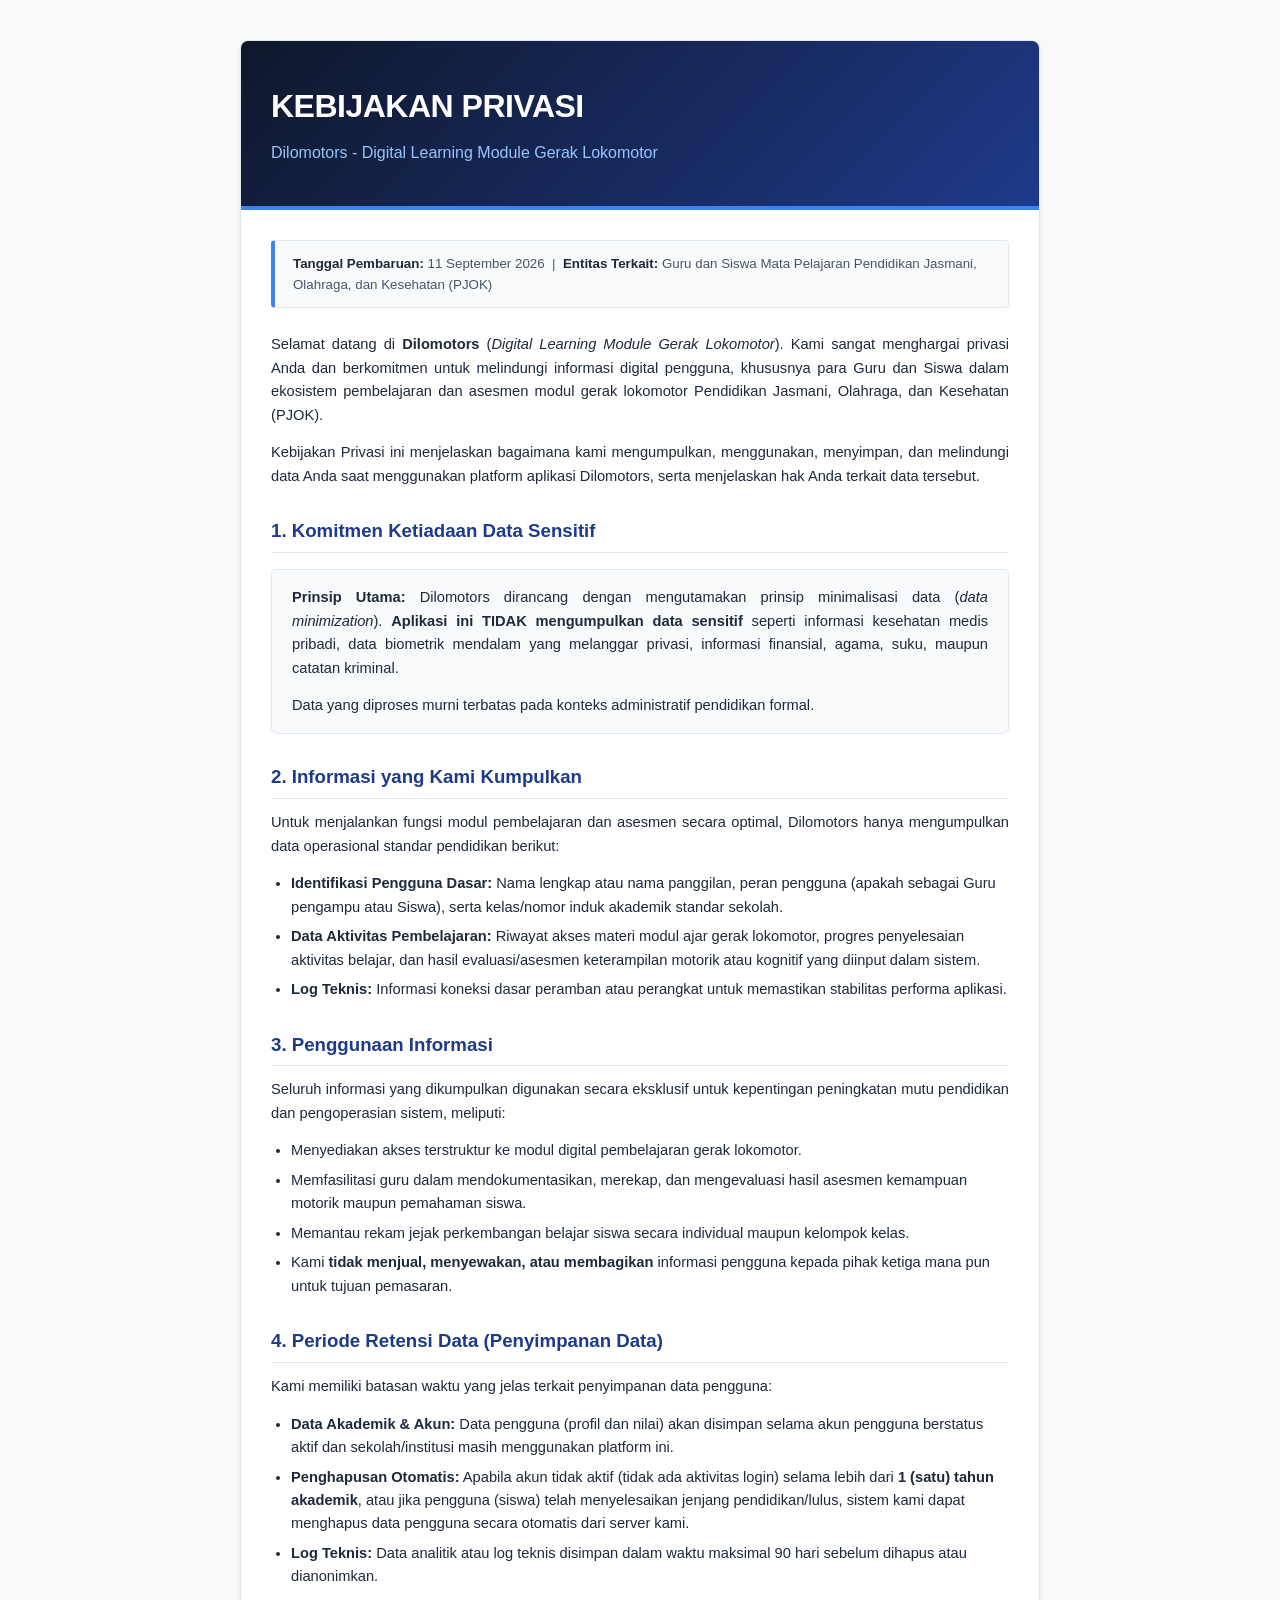
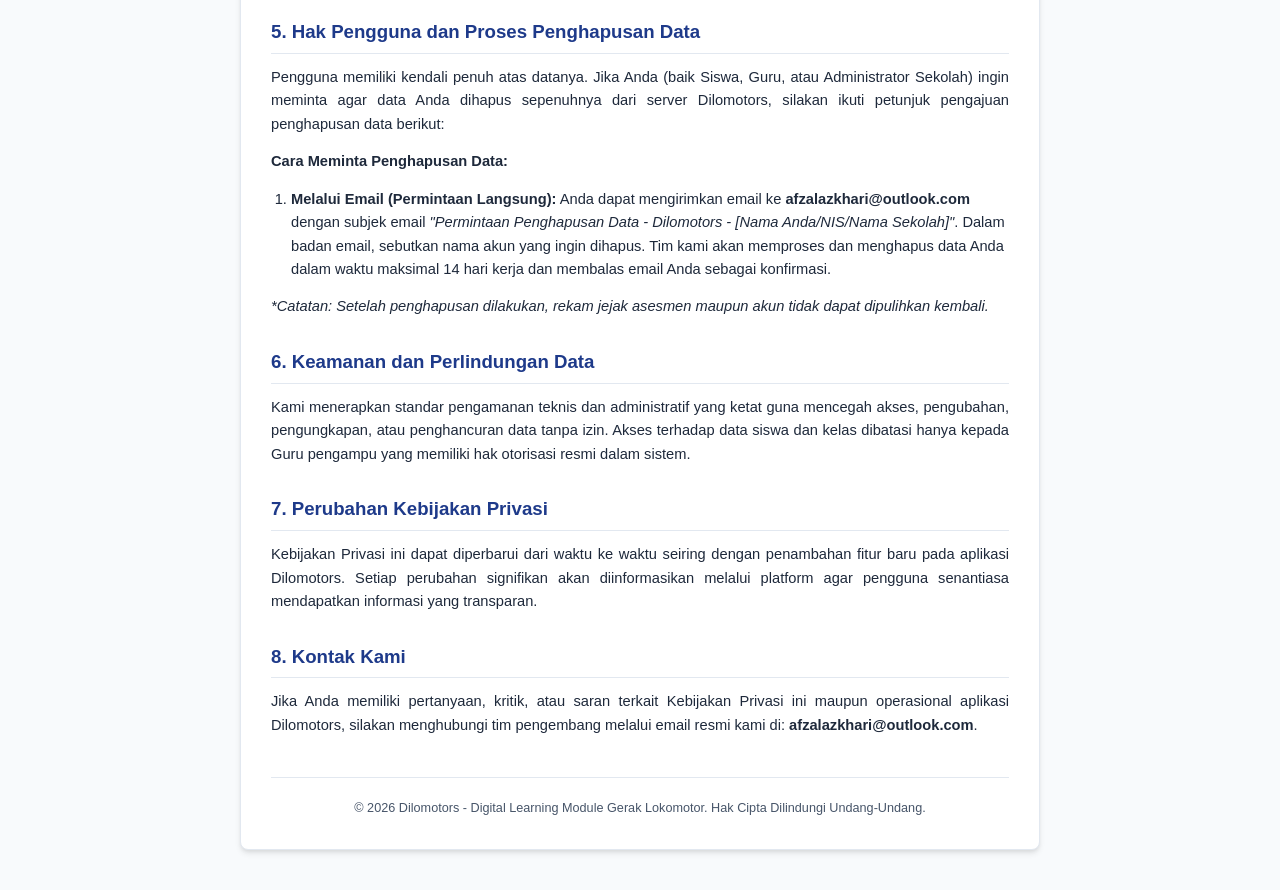
<file: privacyPolicy.html>
<!DOCTYPE html>
<html lang="id">
<head>
    <meta charset="UTF-8">
    <meta name="viewport" content="width=device-width, initial-scale=1.0">
    <title>Kebijakan Privasi - Dilomotors</title>
    <style>
        :root {
            --primary: #1e3a8a;
            --primary-dark: #0f172a;
            --accent: #3b82f6;
            --text-main: #1e293b;
            --text-muted: #475569;
            --bg-body: #f8fafc;
            --bg-card: #ffffff;
            --border-color: #e2e8f0;
        }

        *, *::before, *::after {
            box-sizing: border-box;
        }

        body {
            margin: 0;
            padding: 0;
            font-family: 'Helvetica Neue', Helvetica, Arial, sans-serif;
            color: var(--text-main);
            line-height: 1.6;
            background-color: var(--bg-body);
            font-size: 11pt;
        }

        .container {
            max-width: 800px;
            margin: 40px auto;
            background: var(--bg-card);
            border-radius: 8px;
            box-shadow: 0 4px 6px -1px rgba(0, 0, 0, 0.1), 0 2px 4px -1px rgba(0, 0, 0, 0.06);
            overflow: hidden;
            border: 1px solid var(--border-color);
        }

        .header {
            background: linear-gradient(135deg, var(--primary-dark) 0%, var(--primary) 100%);
            color: white;
            padding: 40px 30px;
            border-bottom: 4px solid var(--accent);
        }

        .header h1 {
            margin: 0 0 8px 0;
            font-size: 24pt;
            font-weight: 700;
            letter-spacing: -0.5px;
        }

        .header .subtitle {
            margin: 0;
            font-size: 12pt;
            color: #93c5fd;
            font-weight: 400;
        }

        .content-body {
            padding: 30px;
        }

        .meta-box {
            background: var(--bg-body);
            border: 1px solid var(--border-color);
            border-left: 4px solid var(--accent);
            padding: 12px 18px;
            margin-bottom: 25px;
            border-radius: 4px;
            font-size: 10pt;
            color: var(--text-muted);
        }

        .meta-box strong {
            color: var(--text-main);
        }

        h2 {
            font-size: 14pt;
            color: var(--primary);
            margin-top: 28px;
            margin-bottom: 12px;
            padding-bottom: 6px;
            border-bottom: 1px solid var(--border-color);
        }

        p {
            margin: 0 0 14px 0;
            text-align: justify;
        }

        ul, ol {
            margin: 0 0 14px 0;
            padding-left: 20px;
            color: var(--text-main);
        }

        li {
            margin-bottom: 6px;
        }

        .highlight-card {
            background: var(--bg-body);
            border: 1px solid var(--border-color);
            border-radius: 6px;
            padding: 16px 20px;
            margin: 16px 0;
        }

        .footer {
            margin-top: 40px;
            padding-top: 20px;
            border-top: 1px solid var(--border-color);
            font-size: 9.5pt;
            color: var(--text-muted);
            text-align: center;
        }

        @media (max-width: 768px) {
            .container {
                margin: 0;
                border-radius: 0;
                border: none;
            }
            .header, .content-body {
                padding: 20px;
            }
        }
    </style>
</head>
<body>

    <div class="container">
        <div class="header">
            <h1>KEBIJAKAN PRIVASI</h1>
            <p class="subtitle">Dilomotors - Digital Learning Module Gerak Lokomotor</p>
        </div>

        <div class="content-body">
            <div class="meta-box">
                <strong>Tanggal Pembaruan:</strong> 11 September 2026 &nbsp;|&nbsp; 
                <strong>Entitas Terkait:</strong> Guru dan Siswa Mata Pelajaran Pendidikan Jasmani, Olahraga, dan Kesehatan (PJOK)
            </div>

            <p>Selamat datang di <strong>Dilomotors</strong> (<em>Digital Learning Module Gerak Lokomotor</em>). Kami sangat menghargai privasi Anda dan berkomitmen untuk melindungi informasi digital pengguna, khususnya para Guru dan Siswa dalam ekosistem pembelajaran dan asesmen modul gerak lokomotor Pendidikan Jasmani, Olahraga, dan Kesehatan (PJOK).</p>

            <p>Kebijakan Privasi ini menjelaskan bagaimana kami mengumpulkan, menggunakan, menyimpan, dan melindungi data Anda saat menggunakan platform aplikasi Dilomotors, serta menjelaskan hak Anda terkait data tersebut.</p>

            <h2>1. Komitmen Ketiadaan Data Sensitif</h2>
            <div class="highlight-card">
                <p><strong>Prinsip Utama:</strong> Dilomotors dirancang dengan mengutamakan prinsip minimalisasi data (<em>data minimization</em>). <strong>Aplikasi ini TIDAK mengumpulkan data sensitif</strong> seperti informasi kesehatan medis pribadi, data biometrik mendalam yang melanggar privasi, informasi finansial, agama, suku, maupun catatan kriminal.</p>
                <p style="margin-bottom: 0;">Data yang diproses murni terbatas pada konteks administratif pendidikan formal.</p>
            </div>

            <h2>2. Informasi yang Kami Kumpulkan</h2>
            <p>Untuk menjalankan fungsi modul pembelajaran dan asesmen secara optimal, Dilomotors hanya mengumpulkan data operasional standar pendidikan berikut:</p>
            <ul>
                <li><strong>Identifikasi Pengguna Dasar:</strong> Nama lengkap atau nama panggilan, peran pengguna (apakah sebagai Guru pengampu atau Siswa), serta kelas/nomor induk akademik standar sekolah.</li>
                <li><strong>Data Aktivitas Pembelajaran:</strong> Riwayat akses materi modul ajar gerak lokomotor, progres penyelesaian aktivitas belajar, dan hasil evaluasi/asesmen keterampilan motorik atau kognitif yang diinput dalam sistem.</li>
                <li><strong>Log Teknis:</strong> Informasi koneksi dasar peramban atau perangkat untuk memastikan stabilitas performa aplikasi.</li>
            </ul>

            <h2>3. Penggunaan Informasi</h2>
            <p>Seluruh informasi yang dikumpulkan digunakan secara eksklusif untuk kepentingan peningkatan mutu pendidikan dan pengoperasian sistem, meliputi:</p>
            <ul>
                <li>Menyediakan akses terstruktur ke modul digital pembelajaran gerak lokomotor.</li>
                <li>Memfasilitasi guru dalam mendokumentasikan, merekap, dan mengevaluasi hasil asesmen kemampuan motorik maupun pemahaman siswa.</li>
                <li>Memantau rekam jejak perkembangan belajar siswa secara individual maupun kelompok kelas.</li>
                <li>Kami <strong>tidak menjual, menyewakan, atau membagikan</strong> informasi pengguna kepada pihak ketiga mana pun untuk tujuan pemasaran.</li>
            </ul>

            <h2>4. Periode Retensi Data (Penyimpanan Data)</h2>
            <p>Kami memiliki batasan waktu yang jelas terkait penyimpanan data pengguna:</p>
            <ul>
                <li><strong>Data Akademik & Akun:</strong> Data pengguna (profil dan nilai) akan disimpan selama akun pengguna berstatus aktif dan sekolah/institusi masih menggunakan platform ini.</li>
                <li><strong>Penghapusan Otomatis:</strong> Apabila akun tidak aktif (tidak ada aktivitas login) selama lebih dari <strong>1 (satu) tahun akademik</strong>, atau jika pengguna (siswa) telah menyelesaikan jenjang pendidikan/lulus, sistem kami dapat menghapus data pengguna secara otomatis dari server kami.</li>
                <li><strong>Log Teknis:</strong> Data analitik atau log teknis disimpan dalam waktu maksimal 90 hari sebelum dihapus atau dianonimkan.</li>
            </ul>

            <h2>5. Hak Pengguna dan Proses Penghapusan Data</h2>
            <p>Pengguna memiliki kendali penuh atas datanya. Jika Anda (baik Siswa, Guru, atau Administrator Sekolah) ingin meminta agar data Anda dihapus sepenuhnya dari server Dilomotors, silakan ikuti petunjuk pengajuan penghapusan data berikut:</p>
            
            <p><strong>Cara Meminta Penghapusan Data:</strong></p>
            <ol>
                <li><strong>Melalui Email (Permintaan Langsung):</strong> Anda dapat mengirimkan email ke <strong>afzalazkhari@outlook.com</strong> dengan subjek email <em>"Permintaan Penghapusan Data - Dilomotors - [Nama Anda/NIS/Nama Sekolah]"</em>. Dalam badan email, sebutkan nama akun yang ingin dihapus. Tim kami akan memproses dan menghapus data Anda dalam waktu maksimal 14 hari kerja dan membalas email Anda sebagai konfirmasi.</li>
            </ol>
            <p><em>*Catatan: Setelah penghapusan dilakukan, rekam jejak asesmen maupun akun tidak dapat dipulihkan kembali.</em></p>

            <h2>6. Keamanan dan Perlindungan Data</h2>
            <p>Kami menerapkan standar pengamanan teknis dan administratif yang ketat guna mencegah akses, pengubahan, pengungkapan, atau penghancuran data tanpa izin. Akses terhadap data siswa dan kelas dibatasi hanya kepada Guru pengampu yang memiliki hak otorisasi resmi dalam sistem.</p>

            <h2>7. Perubahan Kebijakan Privasi</h2>
            <p>Kebijakan Privasi ini dapat diperbarui dari waktu ke waktu seiring dengan penambahan fitur baru pada aplikasi Dilomotors. Setiap perubahan signifikan akan diinformasikan melalui platform agar pengguna senantiasa mendapatkan informasi yang transparan.</p>

            <h2>8. Kontak Kami</h2>
            <p>Jika Anda memiliki pertanyaan, kritik, atau saran terkait Kebijakan Privasi ini maupun operasional aplikasi Dilomotors, silakan menghubungi tim pengembang melalui email resmi kami di: <strong>afzalazkhari@outlook.com</strong>.</p>

            <div class="footer">
                &copy; 2026 Dilomotors - Digital Learning Module Gerak Lokomotor. Hak Cipta Dilindungi Undang-Undang.
            </div>
        </div>
    </div>

</body>
</html>
</file>
